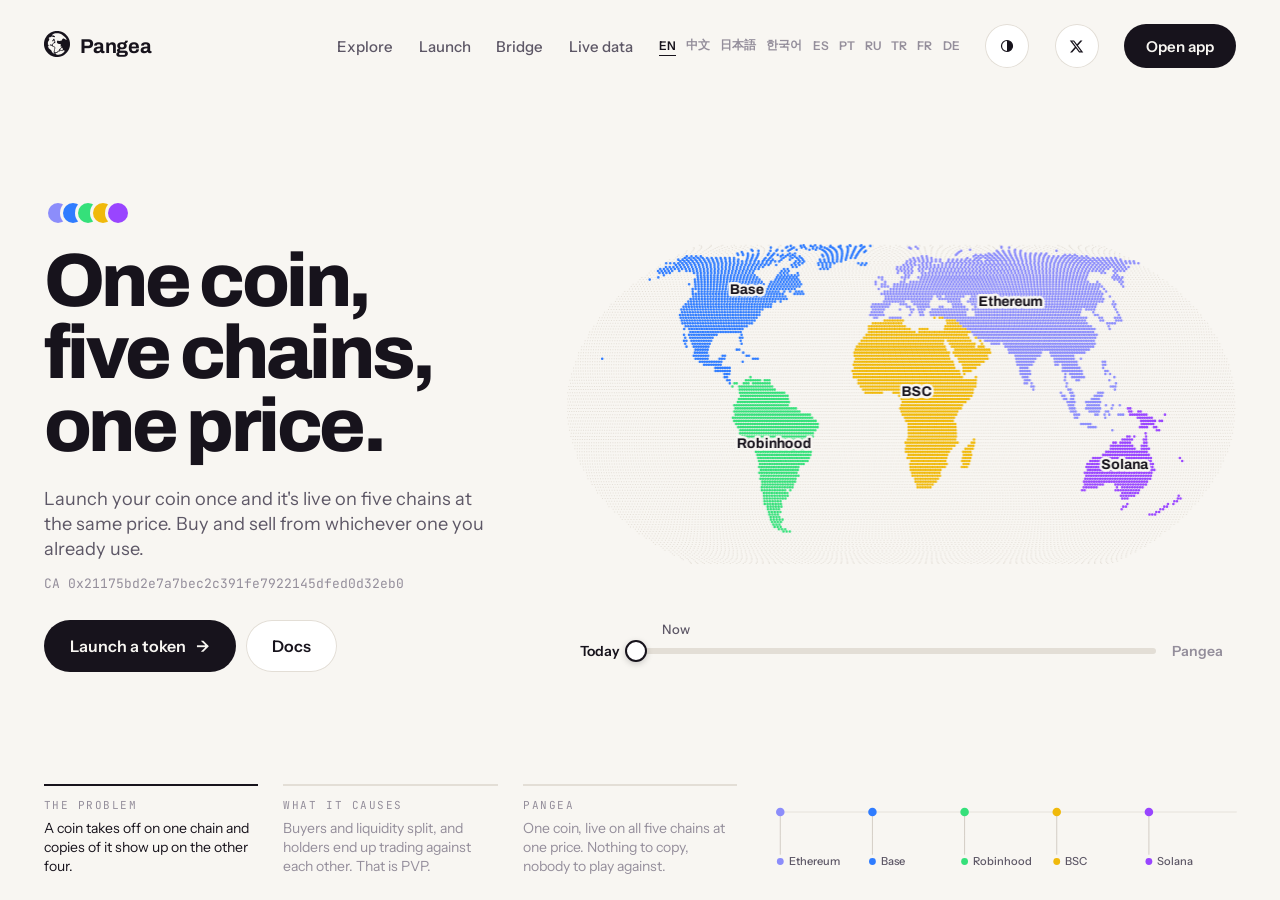
<file: index.html>
<!DOCTYPE html>
<html lang="en" data-theme="auto">
<head>
  <meta charset="utf-8">
  <meta name="viewport" content="width=device-width, initial-scale=1">
  <title>Pangea: one coin, five chains, one price</title>
  <meta name="description" content="Launch a coin once and it is live on Ethereum, Base, Robinhood Chain, BSC and Solana at the same price. Buy and sell from the chain you already use.">
  <link rel="icon" href="logo.jpg">
  <link rel="preconnect" href="https://fonts.googleapis.com">
  <link rel="preconnect" href="https://fonts.gstatic.com" crossorigin>
  <link href="https://fonts.googleapis.com/css2?family=Archivo:wdth,wght@75..125,500..800&family=Instrument+Sans:wght@400..600&family=JetBrains+Mono:wght@400;500&display=swap" rel="stylesheet">
  <link rel="stylesheet" href="css/site.css">
  <script>
    (function () {
      try {
        var t = localStorage.getItem("pangea.theme");
        var c = t === "light" || t === "dark" ? t : null;
        var d = document.documentElement;
        d.dataset.theme = c || "auto";
        if ((c || (matchMedia("(prefers-color-scheme: dark)").matches ? "dark" : "light")) === "dark") d.classList.add("dark");
      } catch (e) {}
    })();
  </script>
</head>
<body>
  <div class="kn-hero" data-theme="auto" style="--t:0%">
    <header class="kn-bar">
      <a class="kn-brand" href="index.html"><span data-mark="26"></span><span>Pangea</span></a>
      <nav class="kn-nav">
        <a href="app/explore.html">Explore</a>
        <a href="app/launch.html">Launch</a>
        <a href="app/bridge.html">Bridge</a>
        <a href="app/live.html">Live data</a>
      </nav>
      <nav class="kn-langs" aria-label="Language">
        <button type="button" lang="en" title="English" aria-label="English" data-on="1">EN</button>
        <button type="button" lang="zh" title="中文" aria-label="中文" data-on="0">中文</button>
        <button type="button" lang="ja" title="日本語" aria-label="日本語" data-on="0">日本語</button>
        <button type="button" lang="ko" title="한국어" aria-label="한국어" data-on="0">한국어</button>
        <button type="button" lang="es" title="Español" aria-label="Español" data-on="0">ES</button>
        <button type="button" lang="pt" title="Português" aria-label="Português" data-on="0">PT</button>
        <button type="button" lang="ru" title="Русский" aria-label="Русский" data-on="0">RU</button>
        <button type="button" lang="tr" title="Türkçe" aria-label="Türkçe" data-on="0">TR</button>
        <button type="button" lang="fr" title="Français" aria-label="Français" data-on="0">FR</button>
        <button type="button" lang="de" title="Deutsch" aria-label="Deutsch" data-on="0">DE</button>
      </nav>
      <span class="kn-pick">
        <select aria-label="Language">
          <option value="en">English</option>
          <option value="zh">中文</option>
          <option value="ja">日本語</option>
          <option value="ko">한국어</option>
          <option value="es">Español</option>
          <option value="pt">Português</option>
          <option value="ru">Русский</option>
          <option value="tr">Türkçe</option>
          <option value="fr">Français</option>
          <option value="de">Deutsch</option>
        </select>
        <span aria-hidden="true">▾</span>
      </span>
      <button type="button" class="kn-round" aria-label="Switch between light and dark">
        <svg viewBox="0 0 24 24" width="16" height="16" aria-hidden="true"><circle cx="12" cy="12" r="8.25" fill="none" stroke="currentColor" stroke-width="1.8"></circle><path d="M12 3.75a8.25 8.25 0 0 1 0 16.5z" fill="currentColor"></path></svg>
      </button>
      <a class="kn-x" href="https://x.com/pangea_Eth" target="_blank" rel="noreferrer" aria-label="Pangea on X">
        <svg viewBox="0 0 24 24" width="15" height="15" aria-hidden="true"><path fill="currentColor" d="M18.244 2.25h3.308l-7.227 8.26 8.502 11.24H16.17l-5.214-6.817L4.99 21.75H1.68l7.73-8.835L1.254 2.25H8.08l4.713 6.231zm-1.161 17.52h1.833L7.084 4.126H5.117z"></path></svg>
      </a>
      <a class="kn-pill" data-open href="app/explore.html">Open app</a>
    </header>
    <div class="kn-stage">
      <main class="kn-say">
        <div class="kn-five" aria-hidden="true">
          <i style="background:#8C8DFB"></i>
          <i style="background:#2F7CFF"></i>
          <i style="background:#35E07A"></i>
          <i style="background:#F0B90B"></i>
          <i style="background:#9945FF"></i>
        </div>
        <h1 class="kn-claim"><span>One coin, </span><span>five chains, </span><span>one price.</span></h1>
        <p class="kn-lede">Launch your coin once and it's live on five chains at the same price. Buy and sell from whichever one you already use.</p>
        <p class="kn-ca">CA <span data-ca>0x21175bd2e7a7bec2c391fe7922145dfed0d32eb0</span></p>
        <div class="kn-cta">
          <a class="kn-pill" data-launch href="app/launch.html">Launch a token <span aria-hidden="true">→</span></a>
          <a class="kn-ghost" href="app/docs.html">Docs</a>
          <a class="kn-x kn-x-low" href="https://x.com/pangea_Eth" target="_blank" rel="noreferrer" aria-label="Pangea on X">
            <svg viewBox="0 0 24 24" width="15" height="15" aria-hidden="true"><path fill="currentColor" d="M18.244 2.25h3.308l-7.227 8.26 8.502 11.24H16.17l-5.214-6.817L4.99 21.75H1.68l7.73-8.835L1.254 2.25H8.08l4.713 6.231zm-1.161 17.52h1.833L7.084 4.126H5.117z"></path></svg>
          </a>
        </div>
      </main>
      <section class="kn-world" aria-label="Pangea">
        <canvas class="kn-canvas"></canvas>
        <div class="kn-time">
          <span data-today data-on="1">Today</span>
          <div class="kn-track" role="slider" tabindex="0" aria-orientation="horizontal" aria-label="Today, Pangea" aria-valuemin="0" aria-valuemax="250" aria-valuenow="0" aria-valuetext="Now">
            <div class="kn-rail"></div>
            <div class="kn-fill"></div>
            <div class="kn-knob"></div>
            <div class="kn-when" aria-hidden="true">Now</div>
          </div>
          <span data-future data-on="0">Pangea</span>
        </div>
      </section>
    </div>
    <footer class="kn-foot">
      <ol class="kn-steps">
        <li data-on="1"><button type="button" aria-current="step"><span class="kn-tag">The problem</span>A coin takes off on one chain and copies of it show up on the other four.</button></li>
        <li data-on="0"><button type="button"><span class="kn-tag">What it causes</span>Buyers and liquidity split, and holders end up trading against each other. That is PVP.</button></li>
        <li data-on="0"><button type="button"><span class="kn-tag">Pangea</span>One coin, live on all five chains at one price. Nothing to copy, nobody to play against.</button></li>
      </ol>
      <svg class="kn-legend" viewBox="0 0 540 110" data-hover="-1">
        <line class="kn-legend-rail" x1="0" y1="34" x2="540" y2="34"></line>
        <circle class="kn-legend-ring" cx="270" cy="34" r="11" opacity="0"></circle>
        <g data-chain="eth" opacity="1"><rect x="-4" y="0" width="108" height="110" fill="transparent"></rect><polyline class="kn-legend-lead" points="5,84 5,62 5,34"></polyline><circle data-head cx="5" cy="34" r="5" fill="#8C8DFB"></circle><circle cx="5" cy="92" r="4" fill="#8C8DFB"></circle><text x="15" y="96.5">Ethereum</text></g>
        <g data-chain="base" opacity="1"><rect x="104" y="0" width="108" height="110" fill="transparent"></rect><polyline class="kn-legend-lead" points="113,84 113,62 113,34"></polyline><circle data-head cx="113" cy="34" r="5" fill="#2F7CFF"></circle><circle cx="113" cy="92" r="4" fill="#2F7CFF"></circle><text x="123" y="96.5">Base</text></g>
        <g data-chain="rh" opacity="1"><rect x="212" y="0" width="108" height="110" fill="transparent"></rect><polyline class="kn-legend-lead" points="221,84 221,62 221,34"></polyline><circle data-head cx="221" cy="34" r="5" fill="#35E07A"></circle><circle cx="221" cy="92" r="4" fill="#35E07A"></circle><text x="231" y="96.5">Robinhood</text></g>
        <g data-chain="bsc" opacity="1"><rect x="320" y="0" width="108" height="110" fill="transparent"></rect><polyline class="kn-legend-lead" points="329,84 329,62 329,34"></polyline><circle data-head cx="329" cy="34" r="5" fill="#F0B90B"></circle><circle cx="329" cy="92" r="4" fill="#F0B90B"></circle><text x="339" y="96.5">BSC</text></g>
        <g data-chain="sol" opacity="1"><rect x="428" y="0" width="108" height="110" fill="transparent"></rect><polyline class="kn-legend-lead" points="437,84 437,62 437,34"></polyline><circle data-head cx="437" cy="34" r="5" fill="#9945FF"></circle><circle cx="437" cy="92" r="4" fill="#9945FF"></circle><text x="447" y="96.5">Solana</text></g>
        <g data-one opacity="0" pointer-events="none"><circle class="kn-legend-one" cx="270" cy="34" r="5.5"></circle><text class="kn-one" x="270" y="14" text-anchor="middle">PANGEA</text></g>
      </svg>
    </footer>
  </div>
  <script src="js/mark.js"></script>
  <script src="js/map.js"></script>
  <script src="js/home.js"></script>
  <script src="js/marks.js"></script>
</body>
</html>
</file>
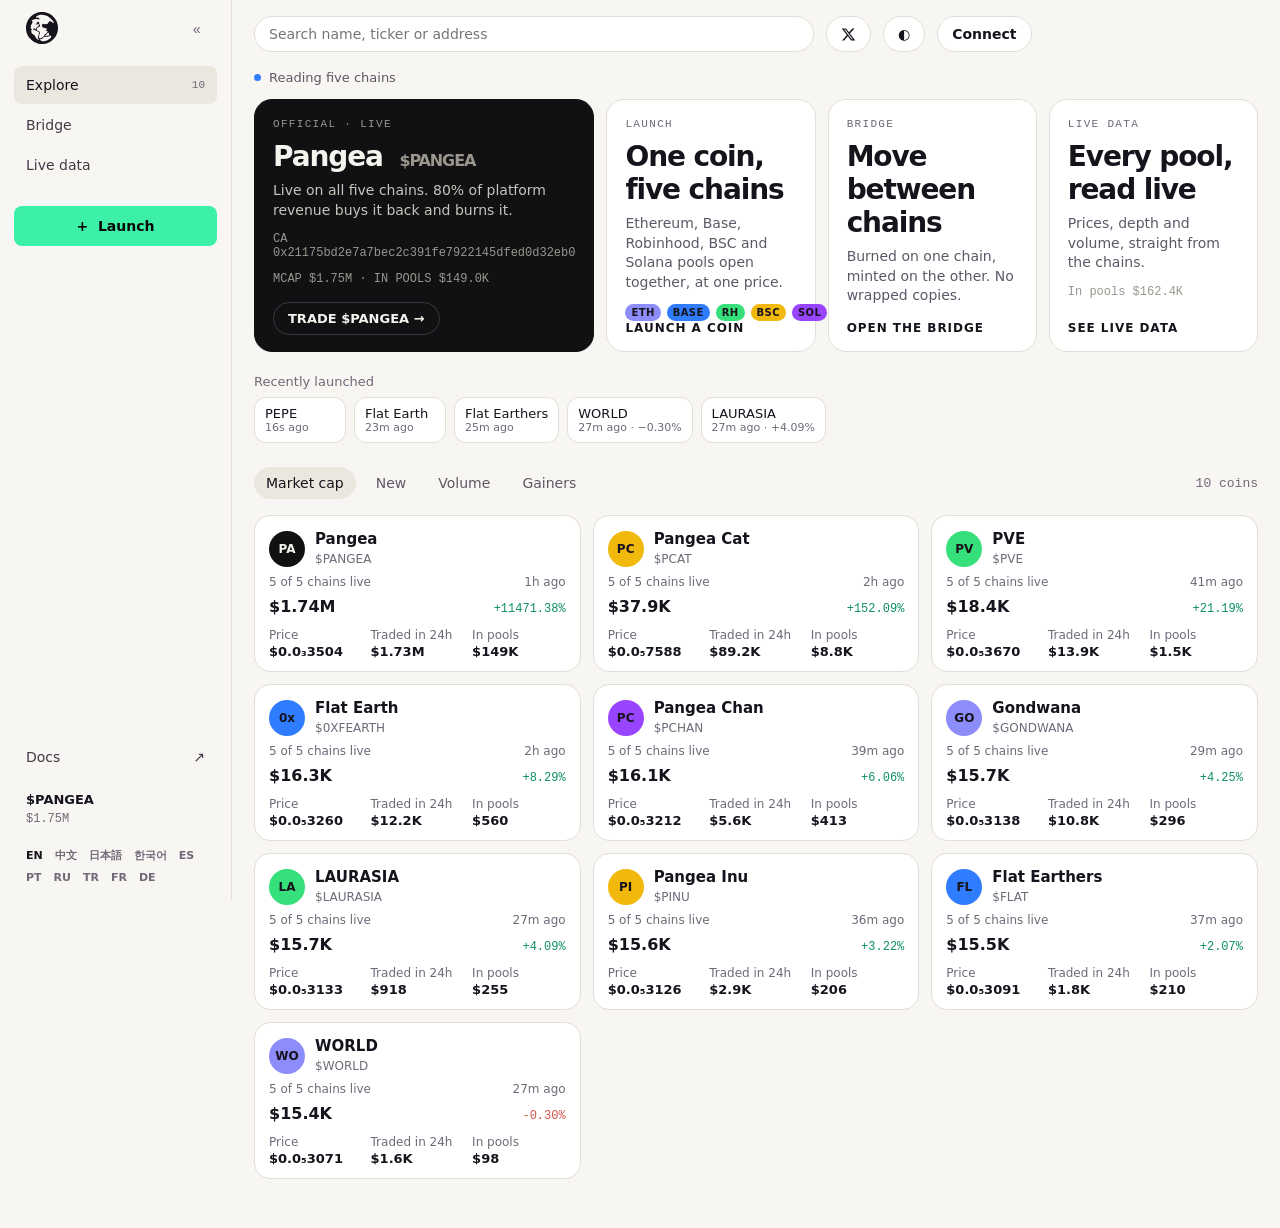
<file: app/index.html>
<!DOCTYPE html>
<html lang="en">
<head>
  <meta charset="utf-8">
  <meta http-equiv="refresh" content="0; url=explore.html">
  <title>Pangea</title>
  <link rel="canonical" href="explore.html">
</head>
<body>
  <p><a href="explore.html">Open the app</a></p>
</body>
</html>
</file>
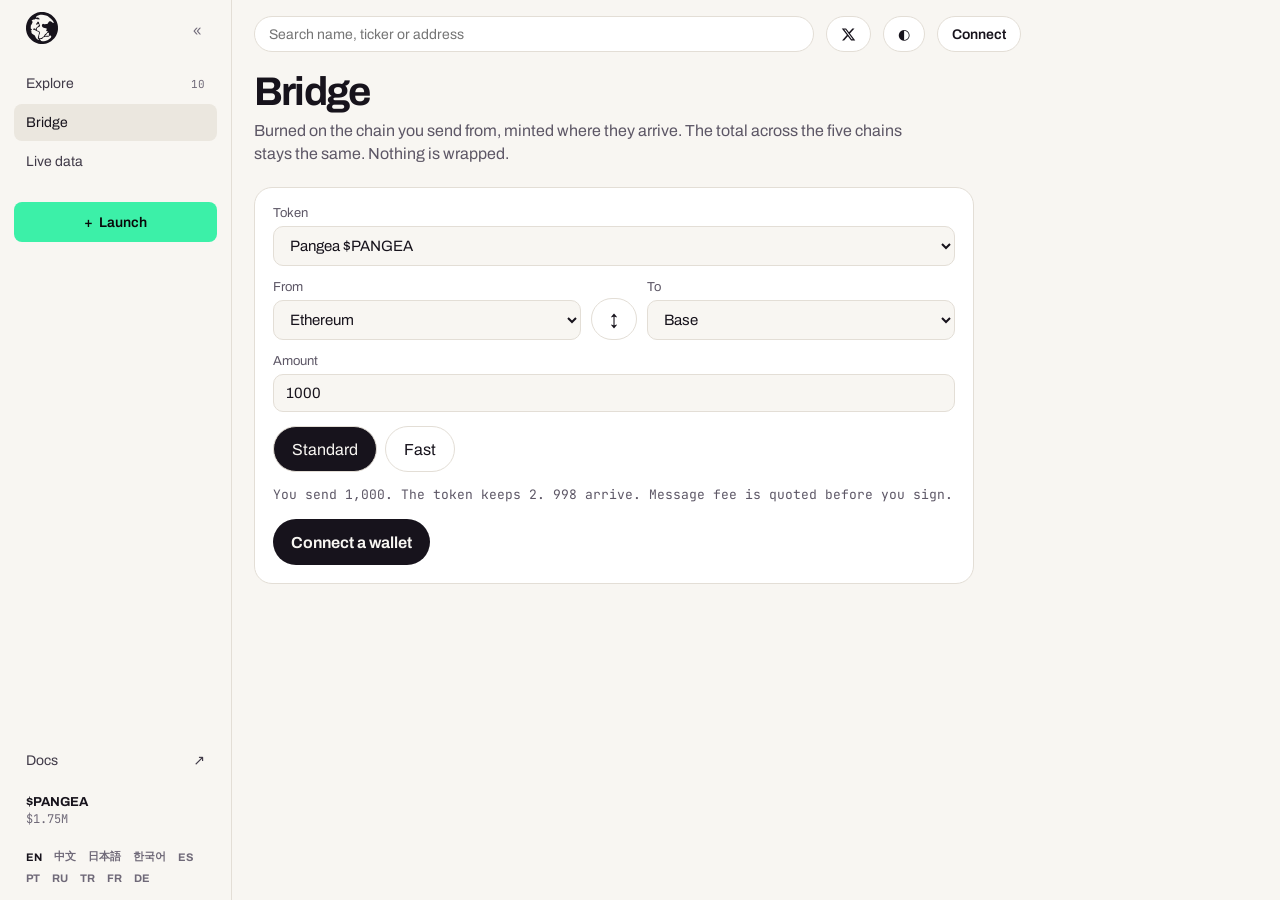
<file: app/bridge.html>
<!DOCTYPE html>
<html lang="en" data-theme="auto">
<head>
  <meta charset="utf-8">
  <meta name="viewport" content="width=device-width, initial-scale=1">
  <title>Bridge · Pangea</title>
  <link rel="icon" href="../logo.jpg">
  <link rel="preconnect" href="https://fonts.googleapis.com">
  <link rel="preconnect" href="https://fonts.gstatic.com" crossorigin>
  <link href="https://fonts.googleapis.com/css2?family=Archivo:wdth,wght@75..125,500..800&family=Instrument+Sans:wght@400..600&family=JetBrains+Mono:wght@400;500&display=swap" rel="stylesheet">
  <link rel="stylesheet" href="../css/site.css">
  <script src="../js/theme.js"></script>
</head>
<body>
  <div class="app" data-page="bridge">
    <aside class="app-side"></aside>
    <main class="app-main">
      <div class="app-top"></div>
      <h1 class="page-title">Bridge</h1>
      <p class="page-lede">Burned on the chain you send from, minted where they arrive. The total across the five chains stays the same. Nothing is wrapped.</p>
      <form class="panel" id="bridge-form">
        <label class="field">Token
          <select id="token"></select>
        </label>
        <div class="swap">
          <label class="field">From
            <select id="from">
              <option>Ethereum</option><option>Base</option><option>Robinhood Chain</option><option>BSC</option><option>Solana</option>
            </select>
          </label>
          <button type="button" class="ghost" id="flip" aria-label="Swap direction" style="height:42px;margin-bottom:14px">↕</button>
          <label class="field">To
            <select id="to">
              <option>Base</option><option>Ethereum</option><option>Robinhood Chain</option><option>BSC</option><option>Solana</option>
            </select>
          </label>
        </div>
        <label class="field">Amount<input id="amount" inputmode="decimal" value="1000"></label>
        <div class="choice">
          <button type="button" class="ghost" data-lane="standard" aria-pressed="true">Standard</button>
          <button type="button" class="ghost" data-lane="fast" aria-pressed="false">Fast</button>
        </div>
        <p class="quote" id="breakdown">You send 1,000. The token keeps 2. 998 arrive. Message fee is quoted before you sign.</p>
        <button class="primary" type="button" data-connect>Connect a wallet</button>
      </form>
    </main>
  </div>
  <script src="../js/mark.js"></script>
  <script src="../js/coins.js"></script>
  <script src="../js/shell.js"></script>
  <script>
    const token = document.getElementById("token");
    window.PANGEA_COINS.forEach((coin) => {
      const option = document.createElement("option");
      option.value = coin.id;
      option.textContent = coin.name + " $" + coin.symbol;
      token.append(option);
    });
    const params = new URLSearchParams(location.search);
    if (params.get("token")) token.value = params.get("token");
    const from = document.getElementById("from");
    const to = document.getElementById("to");
    document.getElementById("flip").addEventListener("click", () => {
      const next = from.value;
      from.value = to.value;
      to.value = next;
    });
    let lane = "standard";
    document.querySelectorAll("[data-lane]").forEach((button) => {
      button.addEventListener("click", () => {
        lane = button.dataset.lane;
        document.querySelectorAll("[data-lane]").forEach((item) => item.setAttribute("aria-pressed", item === button ? "true" : "false"));
        paint();
      });
    });
    const amount = document.getElementById("amount");
    const breakdown = document.getElementById("breakdown");
    function paint() {
      const n = Number(amount.value) || 0;
      const fee = n * 0.002;
      const extra = lane === "fast" ? " Fast adds the lane’s own 0.2% when a relayer is quoting." : " Standard arrives in about 4 to 16 seconds.";
      breakdown.textContent = "You send " + n.toLocaleString() + ". The token keeps " + fee.toLocaleString() + ". " + (n - fee).toLocaleString() + " arrive." + extra;
    }
    amount.addEventListener("input", paint);
  </script>
</body>
</html>
</file>
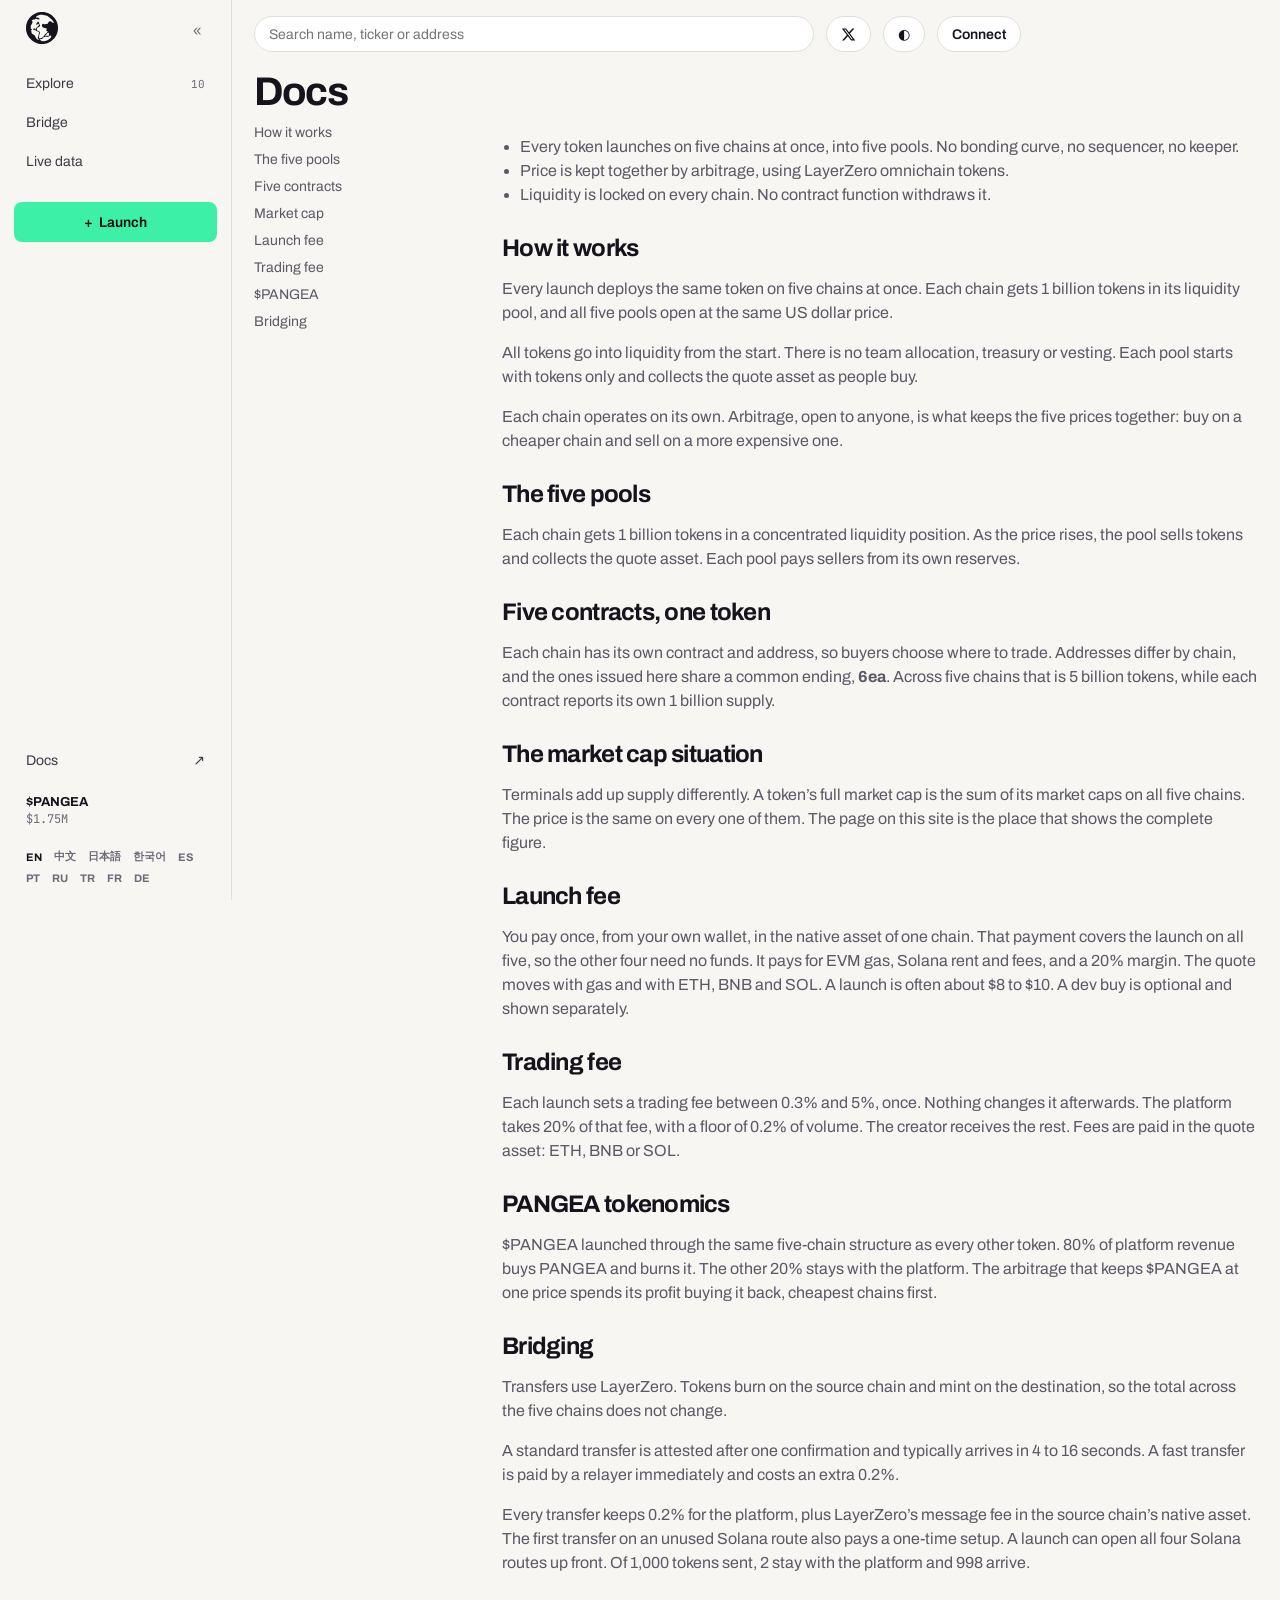
<file: app/docs.html>
<!DOCTYPE html>
<html lang="en" data-theme="auto">
<head>
  <meta charset="utf-8">
  <meta name="viewport" content="width=device-width, initial-scale=1">
  <title>Docs · Pangea</title>
  <link rel="icon" href="../logo.jpg">
  <link rel="preconnect" href="https://fonts.googleapis.com">
  <link rel="preconnect" href="https://fonts.gstatic.com" crossorigin>
  <link href="https://fonts.googleapis.com/css2?family=Archivo:wdth,wght@75..125,500..800&family=Instrument+Sans:wght@400..600&family=JetBrains+Mono:wght@400;500&display=swap" rel="stylesheet">
  <link rel="stylesheet" href="../css/site.css">
  <script src="../js/theme.js"></script>
</head>
<body>
  <div class="app" data-page="docs">
    <aside class="app-side"></aside>
    <main class="app-main">
      <div class="app-top"></div>
      <h1 class="page-title">Docs</h1>
      <div class="docs">
        <nav aria-label="Contents">
          <a href="#how">How it works</a>
          <a href="#pools">The five pools</a>
          <a href="#contracts">Five contracts</a>
          <a href="#mcap">Market cap</a>
          <a href="#fee">Launch fee</a>
          <a href="#trade">Trading fee</a>
          <a href="#tokenomics">$PANGEA</a>
          <a href="#bridge">Bridging</a>
        </nav>
        <article>
          <ul>
            <li>Every token launches on five chains at once, into five pools. No bonding curve, no sequencer, no keeper.</li>
            <li>Price is kept together by arbitrage, using LayerZero omnichain tokens.</li>
            <li>Liquidity is locked on every chain. No contract function withdraws it.</li>
          </ul>
          <h2 id="how">How it works</h2>
          <p>Every launch deploys the same token on five chains at once. Each chain gets 1 billion tokens in its liquidity pool, and all five pools open at the same US dollar price.</p>
          <p>All tokens go into liquidity from the start. There is no team allocation, treasury or vesting. Each pool starts with tokens only and collects the quote asset as people buy.</p>
          <p>Each chain operates on its own. Arbitrage, open to anyone, is what keeps the five prices together: buy on a cheaper chain and sell on a more expensive one.</p>
          <h2 id="pools">The five pools</h2>
          <p>Each chain gets 1 billion tokens in a concentrated liquidity position. As the price rises, the pool sells tokens and collects the quote asset. Each pool pays sellers from its own reserves.</p>
          <h2 id="contracts">Five contracts, one token</h2>
          <p>Each chain has its own contract and address, so buyers choose where to trade. Addresses differ by chain, and the ones issued here share a common ending, <b>6ea</b>. Across five chains that is 5 billion tokens, while each contract reports its own 1 billion supply.</p>
          <h2 id="mcap">The market cap situation</h2>
          <p>Terminals add up supply differently. A token’s full market cap is the sum of its market caps on all five chains. The price is the same on every one of them. The page on this site is the place that shows the complete figure.</p>
          <h2 id="fee">Launch fee</h2>
          <p>You pay once, from your own wallet, in the native asset of one chain. That payment covers the launch on all five, so the other four need no funds. It pays for EVM gas, Solana rent and fees, and a 20% margin. The quote moves with gas and with ETH, BNB and SOL. A launch is often about $8 to $10. A dev buy is optional and shown separately.</p>
          <h2 id="trade">Trading fee</h2>
          <p>Each launch sets a trading fee between 0.3% and 5%, once. Nothing changes it afterwards. The platform takes 20% of that fee, with a floor of 0.2% of volume. The creator receives the rest. Fees are paid in the quote asset: ETH, BNB or SOL.</p>
          <h2 id="tokenomics">PANGEA tokenomics</h2>
          <p>$PANGEA launched through the same five-chain structure as every other token. 80% of platform revenue buys PANGEA and burns it. The other 20% stays with the platform. The arbitrage that keeps $PANGEA at one price spends its profit buying it back, cheapest chains first.</p>
          <h2 id="bridge">Bridging</h2>
          <p>Transfers use LayerZero. Tokens burn on the source chain and mint on the destination, so the total across the five chains does not change.</p>
          <p>A standard transfer is attested after one confirmation and typically arrives in 4 to 16 seconds. A fast transfer is paid by a relayer immediately and costs an extra 0.2%.</p>
          <p>Every transfer keeps 0.2% for the platform, plus LayerZero’s message fee in the source chain’s native asset. The first transfer on an unused Solana route also pays a one-time setup. A launch can open all four Solana routes up front. Of 1,000 tokens sent, 2 stay with the platform and 998 arrive.</p>
        </article>
      </div>
    </main>
  </div>
  <script src="../js/mark.js"></script>
  <script src="../js/coins.js"></script>
  <script src="../js/shell.js"></script>
</body>
</html>
</file>
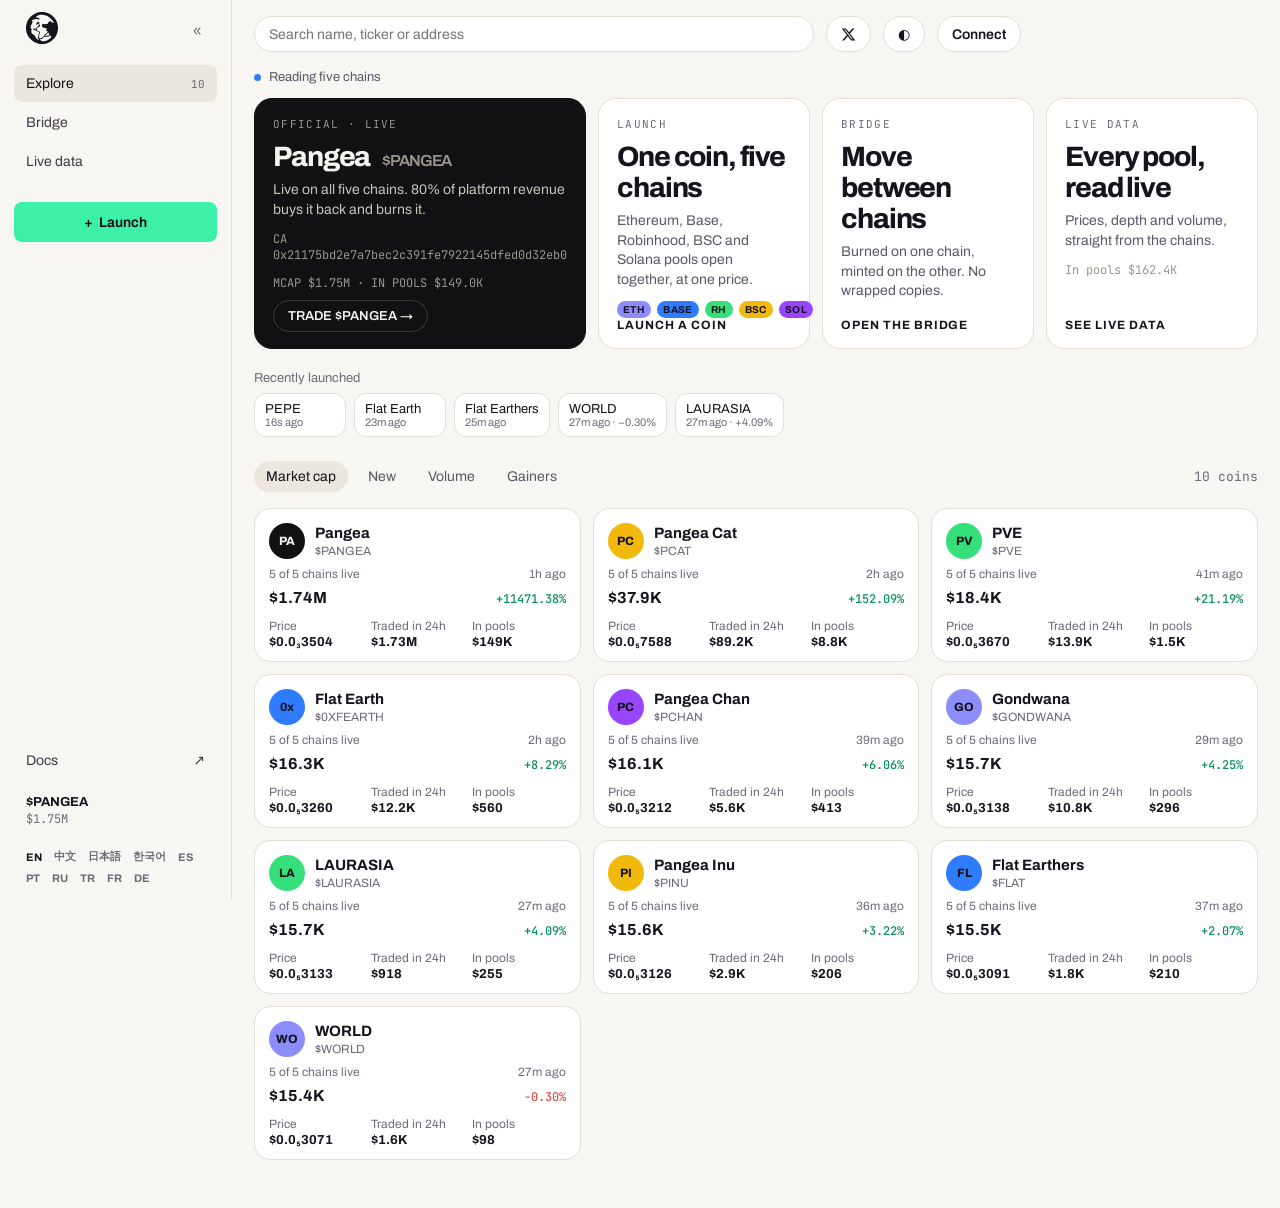
<file: app/explore.html>
<!DOCTYPE html>
<html lang="en" data-theme="auto">
<head>
  <meta charset="utf-8">
  <meta name="viewport" content="width=device-width, initial-scale=1">
  <title>Explore coins · Pangea</title>
  <link rel="icon" href="../logo.jpg">
  <link rel="preconnect" href="https://fonts.googleapis.com">
  <link rel="preconnect" href="https://fonts.gstatic.com" crossorigin>
  <link href="https://fonts.googleapis.com/css2?family=Archivo:wdth,wght@75..125,500..800&family=Instrument+Sans:wght@400..600&family=JetBrains+Mono:wght@400;500&display=swap" rel="stylesheet">
  <link rel="stylesheet" href="../css/site.css">
  <script src="../js/theme.js"></script>
</head>
<body>
  <div class="app" data-page="explore">
    <aside class="app-side"></aside>
    <main class="app-main">
      <div class="app-top"></div>
      <p class="live-note"><i></i> Reading five chains</p>
      <div class="feature-row">
        <a class="feature official" href="token.html?id=pangea">
          <div class="kicker">OFFICIAL · LIVE</div>
          <h2>Pangea <em>$PANGEA</em></h2>
          <p>Live on all five chains. 80% of platform revenue buys it back and burns it.</p>
          <div class="meta">CA 0x21175bd2e7a7bec2c391fe7922145dfed0d32eb0</div>
          <div class="meta">MCAP $1.75M · IN POOLS $149.0K</div>
          <span class="pill-link">TRADE $PANGEA →</span>
        </a>
        <a class="feature" href="launch.html">
          <div class="kicker">LAUNCH</div>
          <h2>One coin, five chains</h2>
          <p>Ethereum, Base, Robinhood, BSC and Solana pools open together, at one price.</p>
          <div class="chain-pips"><b style="background:#8C8DFB">ETH</b><b style="background:#2F7CFF">BASE</b><b style="background:#35E07A">RH</b><b style="background:#F0B90B">BSC</b><b style="background:#9945FF">SOL</b></div>
          <div class="go">LAUNCH A COIN</div>
        </a>
        <a class="feature" href="bridge.html">
          <div class="kicker">BRIDGE</div>
          <h2>Move between chains</h2>
          <p>Burned on one chain, minted on the other. No wrapped copies.</p>
          <div class="go">OPEN THE BRIDGE</div>
        </a>
        <a class="feature" href="live.html">
          <div class="kicker">LIVE DATA</div>
          <h2>Every pool, read live</h2>
          <p>Prices, depth and volume, straight from the chains.</p>
          <div class="meta">In pools $162.4K</div>
          <div class="go">SEE LIVE DATA</div>
        </a>
      </div>
      <p class="recent">Recently launched</p>
      <div class="recent-row">
        <a href="token.html?id=pinu">PEPE<span>16s ago</span></a>
        <a href="token.html?id=earth">Flat Earth<span>23m ago</span></a>
        <a href="token.html?id=flat">Flat Earthers<span>25m ago</span></a>
        <a href="token.html?id=world">WORLD<span>27m ago · −0.30%</span></a>
        <a href="token.html?id=laurasia">LAURASIA<span>27m ago · +4.09%</span></a>
      </div>
      <div class="filters">
        <button type="button" data-sort="mcap" aria-pressed="true">Market cap</button>
        <button type="button" data-sort="new" aria-pressed="false">New</button>
        <button type="button" data-sort="vol" aria-pressed="false">Volume</button>
        <button type="button" data-sort="gain" aria-pressed="false">Gainers</button>
        <span class="count" data-count>10 coins</span>
      </div>
      <div class="coin-grid" data-coins></div>
    </main>
  </div>
  <script src="../js/mark.js"></script>
  <script src="../js/coins.js"></script>
  <script src="../js/shell.js"></script>
  <script src="../js/explore.js"></script>
</body>
</html>
</file>
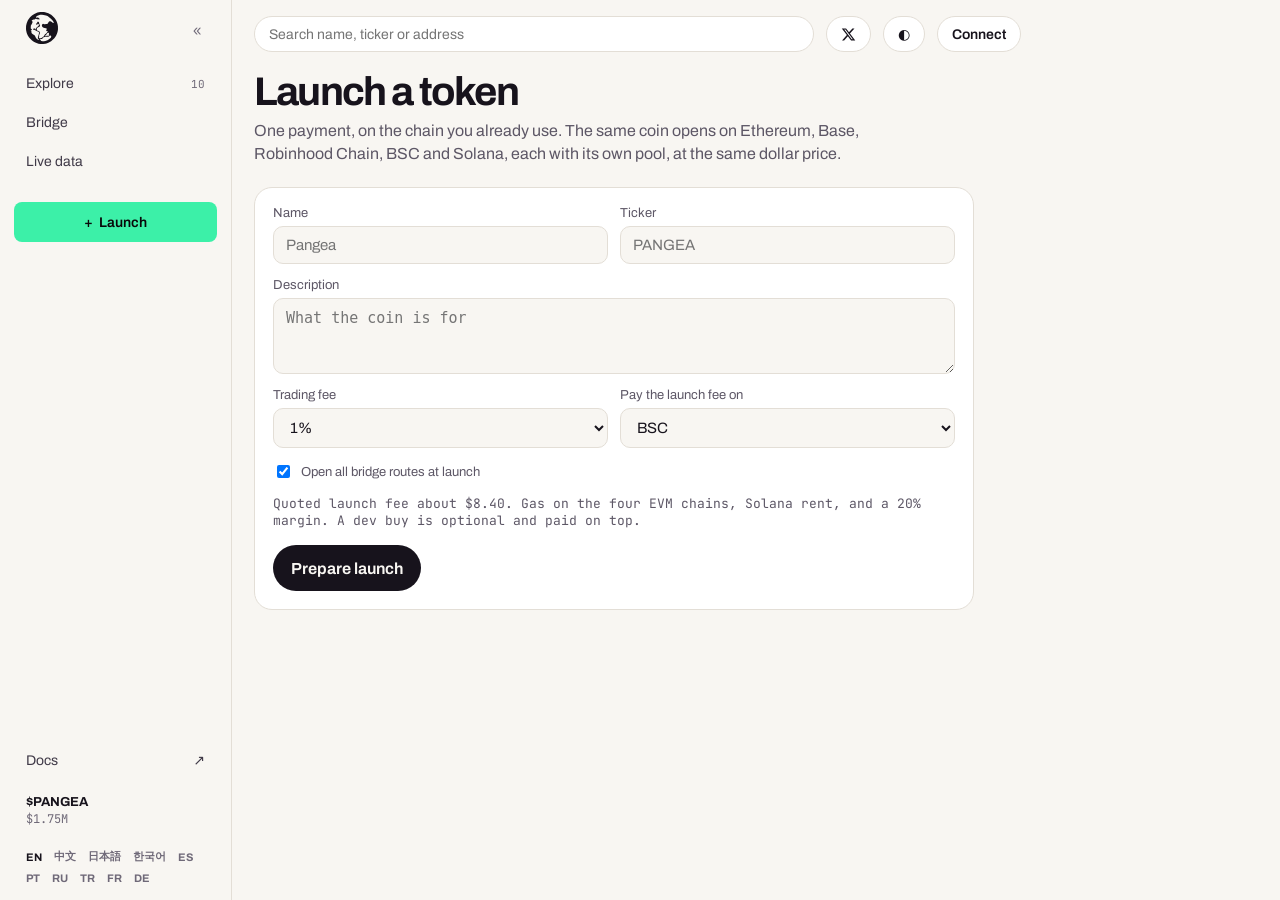
<file: app/launch.html>
<!DOCTYPE html>
<html lang="en" data-theme="auto">
<head>
  <meta charset="utf-8">
  <meta name="viewport" content="width=device-width, initial-scale=1">
  <title>Launch a token · Pangea</title>
  <link rel="icon" href="../logo.jpg">
  <link rel="preconnect" href="https://fonts.googleapis.com">
  <link rel="preconnect" href="https://fonts.gstatic.com" crossorigin>
  <link href="https://fonts.googleapis.com/css2?family=Archivo:wdth,wght@75..125,500..800&family=Instrument+Sans:wght@400..600&family=JetBrains+Mono:wght@400;500&display=swap" rel="stylesheet">
  <link rel="stylesheet" href="../css/site.css">
  <script src="../js/theme.js"></script>
</head>
<body>
  <div class="app" data-page="launch">
    <aside class="app-side"></aside>
    <main class="app-main">
      <div class="app-top"></div>
      <h1 class="page-title">Launch a token</h1>
      <p class="page-lede">One payment, on the chain you already use. The same coin opens on Ethereum, Base, Robinhood Chain, BSC and Solana, each with its own pool, at the same dollar price.</p>
      <form class="panel" id="launch-form">
        <div class="row-2">
          <label class="field">Name<input name="name" required placeholder="Pangea"></label>
          <label class="field">Ticker<input name="ticker" required placeholder="PANGEA" maxlength="12"></label>
        </div>
        <label class="field">Description<textarea name="about" rows="3" placeholder="What the coin is for"></textarea></label>
        <div class="row-2">
          <label class="field">Trading fee
            <select name="fee">
              <option>0.3%</option>
              <option selected>1%</option>
              <option>2%</option>
              <option>5%</option>
            </select>
          </label>
          <label class="field">Pay the launch fee on
            <select name="pay">
              <option>Ethereum</option>
              <option>Base</option>
              <option>Robinhood Chain</option>
              <option selected>BSC</option>
              <option>Solana</option>
            </select>
          </label>
        </div>
        <label class="field" style="flex-direction:row;align-items:center;gap:8px"><input type="checkbox" checked> Open all bridge routes at launch</label>
        <p class="quote">Quoted launch fee about $8.40. Gas on the four EVM chains, Solana rent, and a 20% margin. A dev buy is optional and paid on top.</p>
        <button class="primary" type="submit">Prepare launch</button>
      </form>
    </main>
  </div>
  <script src="../js/mark.js"></script>
  <script src="../js/coins.js"></script>
  <script src="../js/shell.js"></script>
  <script>
    document.getElementById("launch-form").addEventListener("submit", (event) => {
      event.preventDefault();
      const toast = document.createElement("div");
      toast.className = "toast";
      toast.textContent = "Preview only. Nothing was deployed.";
      document.body.append(toast);
      setTimeout(() => toast.remove(), 2400);
    });
  </script>
</body>
</html>
</file>
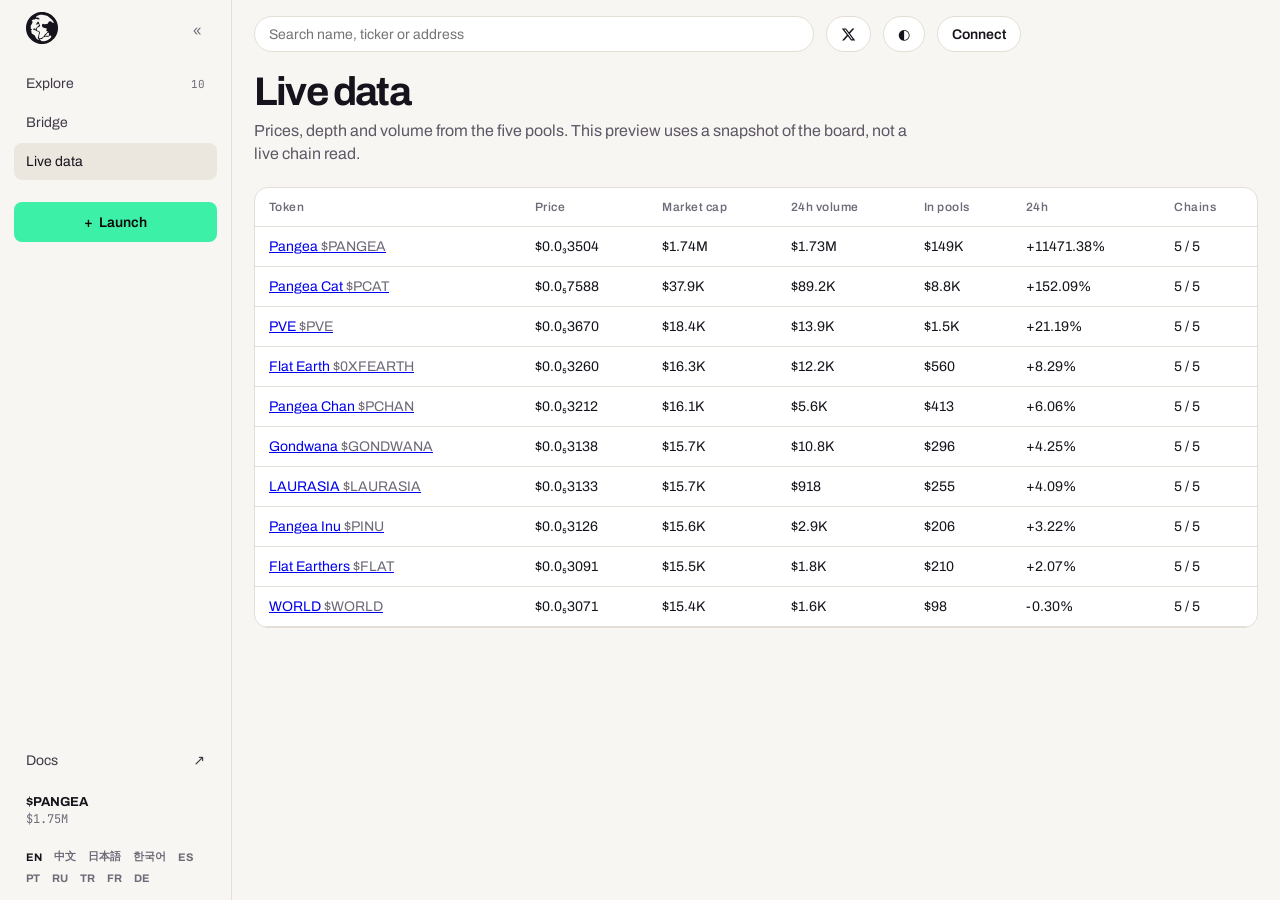
<file: app/live.html>
<!DOCTYPE html>
<html lang="en" data-theme="auto">
<head>
  <meta charset="utf-8">
  <meta name="viewport" content="width=device-width, initial-scale=1">
  <title>Live data · Pangea</title>
  <link rel="icon" href="../logo.jpg">
  <link rel="preconnect" href="https://fonts.googleapis.com">
  <link rel="preconnect" href="https://fonts.gstatic.com" crossorigin>
  <link href="https://fonts.googleapis.com/css2?family=Archivo:wdth,wght@75..125,500..800&family=Instrument+Sans:wght@400..600&family=JetBrains+Mono:wght@400;500&display=swap" rel="stylesheet">
  <link rel="stylesheet" href="../css/site.css">
  <script src="../js/theme.js"></script>
</head>
<body>
  <div class="app" data-page="live">
    <aside class="app-side"></aside>
    <main class="app-main">
      <div class="app-top"></div>
      <h1 class="page-title">Live data</h1>
      <p class="page-lede">Prices, depth and volume from the five pools. This preview uses a snapshot of the board, not a live chain read.</p>
      <div class="table-wrap">
        <table>
          <thead>
            <tr><th>Token</th><th>Price</th><th>Market cap</th><th>24h volume</th><th>In pools</th><th>24h</th><th>Chains</th></tr>
          </thead>
          <tbody id="rows"></tbody>
        </table>
      </div>
    </main>
  </div>
  <script src="../js/mark.js"></script>
  <script src="../js/coins.js"></script>
  <script src="../js/shell.js"></script>
  <script>
    const body = document.getElementById("rows");
    window.PANGEA_COINS.forEach((coin) => {
      const sign = coin.chg > 0 ? "+" : "";
      const tr = document.createElement("tr");
      tr.innerHTML = `<td><a href="token.html?id=${coin.id}">${coin.name} <span style="color:var(--dim)">$${coin.symbol}</span></a></td><td>${coin.price}</td><td>${window.pangeaMoney(coin.mcap)}</td><td>${window.pangeaMoney(coin.vol)}</td><td>${window.pangeaMoney(coin.pools)}</td><td>${sign}${coin.chg.toFixed(2)}%</td><td>${coin.chains} / 5</td>`;
      body.append(tr);
    });
  </script>
</body>
</html>
</file>
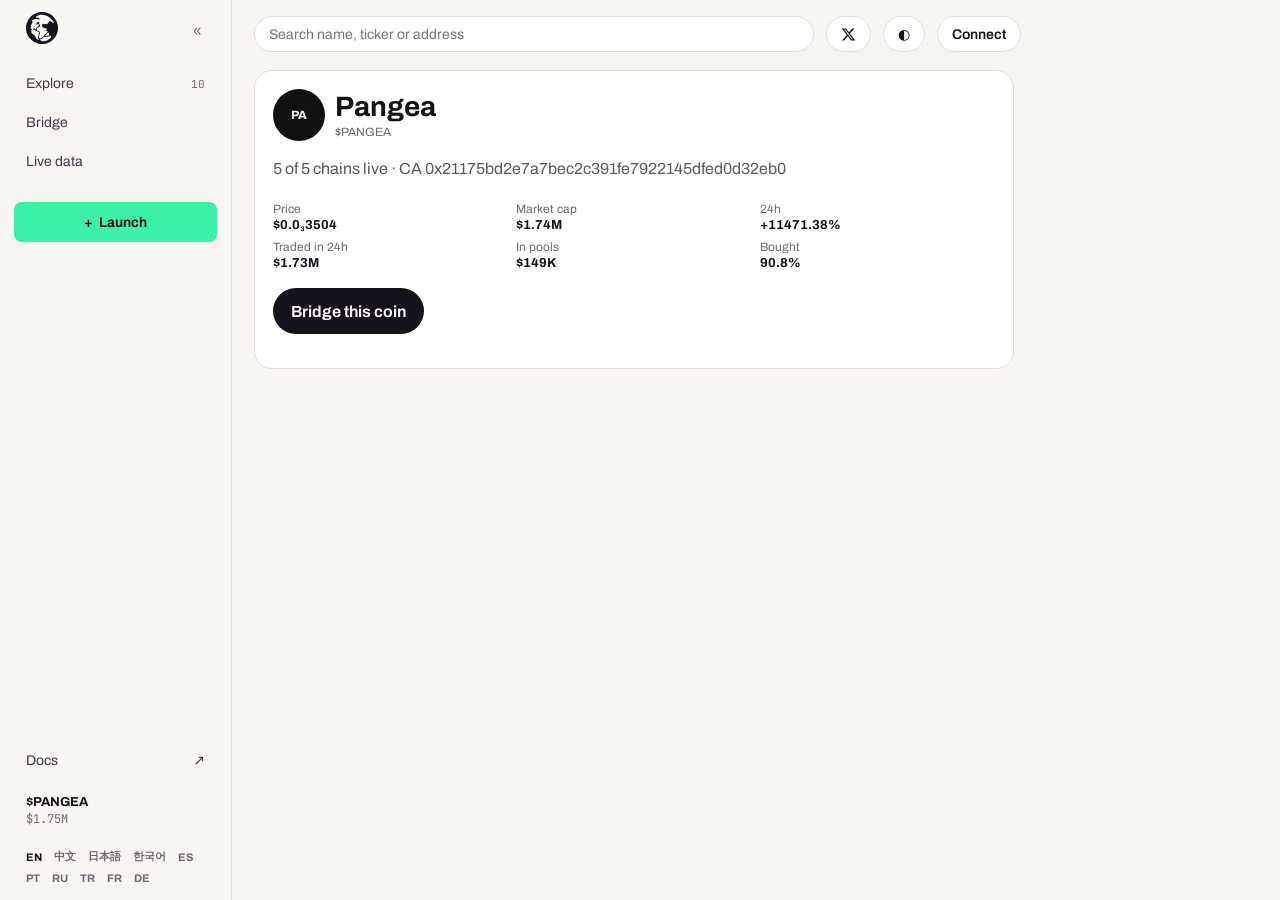
<file: app/token.html>
<!DOCTYPE html>
<html lang="en" data-theme="auto">
<head>
  <meta charset="utf-8">
  <meta name="viewport" content="width=device-width, initial-scale=1">
  <title>Token · Pangea</title>
  <link rel="icon" href="../logo.jpg">
  <link rel="preconnect" href="https://fonts.googleapis.com">
  <link rel="preconnect" href="https://fonts.gstatic.com" crossorigin>
  <link href="https://fonts.googleapis.com/css2?family=Archivo:wdth,wght@75..125,500..800&family=Instrument+Sans:wght@400..600&family=JetBrains+Mono:wght@400;500&display=swap" rel="stylesheet">
  <link rel="stylesheet" href="../css/site.css">
  <script src="../js/theme.js"></script>
</head>
<body>
  <div class="app" data-page="token">
    <aside class="app-side"></aside>
    <main class="app-main">
      <div class="app-top"></div>
      <article class="panel" id="card" style="max-width:760px"></article>
    </main>
  </div>
  <script src="../js/mark.js"></script>
  <script src="../js/coins.js"></script>
  <script src="../js/shell.js"></script>
  <script>
    const id = new URLSearchParams(location.search).get("id") || "pangea";
    const coin = window.PANGEA_COINS.find((item) => item.id === id) || window.PANGEA_COINS[0];
    document.title = coin.name + " · Pangea";
    const sign = coin.chg > 0 ? "+" : "";
    document.getElementById("card").innerHTML = `
      <div class="coin-head">
        <div class="avatar" style="width:52px;height:52px;background:${coin.color};color:${coin.ink || "#17131c"}">${coin.tick}</div>
        <div><strong style="font-size:28px">${coin.name}</strong><em> $${coin.symbol}</em></div>
      </div>
      <p class="page-lede" style="margin-top:16px">${coin.chains} of 5 chains live · CA ${coin.addr}</p>
      <div class="stats">
        <div>Price<b>${coin.price}</b></div>
        <div>Market cap<b>${window.pangeaMoney(coin.mcap)}</b></div>
        <div>24h<b>${sign}${coin.chg.toFixed(2)}%</b></div>
        <div>Traded in 24h<b>${window.pangeaMoney(coin.vol)}</b></div>
        <div>In pools<b>${window.pangeaMoney(coin.pools)}</b></div>
        <div>Bought<b>${coin.bought}%</b></div>
      </div>
      <p style="margin-top:18px"><a class="primary" style="display:inline-flex;align-items:center;text-decoration:none" href="bridge.html?token=${coin.id}">Bridge this coin</a></p>`;
  </script>
</body>
</html>
</file>
<file: css/site.css>
:root {
  --font-archivo: "Archivo", system-ui, sans-serif;
  --font-instrument: "Instrument Sans", system-ui, sans-serif;
  --font-mono-jb: "JetBrains Mono", ui-monospace, monospace;
  --paper: #f8f6f2;
  --card: #fff;
  --ink: #17131c;
  --ink2: #403a48;
  --soft: #5d5766;
  --dim: #6f6978;
  --faint: #948e9b;
  --line: #e3ded6;
  --sunk: #ebe7df;
  --em: #3cf0a8;
  --em-ink: #0b8f5f;
  color-scheme: light;
}

html[data-theme="dark"] {
  --paper: #09090a;
  --card: #15161a;
  --ink: #f5f3ed;
  --ink2: #d8d4cc;
  --soft: #b0ada4;
  --dim: #8a8780;
  --faint: #8a8780;
  --line: #2c2d33;
  --sunk: #1b1c20;
  --em-ink: #3cf0a8;
  color-scheme: dark;
}

@media (prefers-color-scheme: dark) {
  html[data-theme="auto"] {
    --paper: #09090a;
    --card: #15161a;
    --ink: #f5f3ed;
    --ink2: #d8d4cc;
    --soft: #b0ada4;
    --dim: #8a8780;
    --faint: #8a8780;
    --line: #2c2d33;
    --sunk: #1b1c20;
    --em-ink: #3cf0a8;
    color-scheme: dark;
  }
}

* { box-sizing: border-box; }
html, body { margin: 0; min-height: 100%; }
body { background: var(--paper); color: var(--ink); }
button, input, select { font: inherit; color: inherit; }
button { cursor: pointer; }

.kn-hero {
  --paper: #f8f6f2;
  --card: #fff;
  --ink: #17131c;
  --soft: #5d5766;
  --dim: #948e9b;
  --line: #e3ded6;
  --sea: #e3ded6;
  --em: #3cf0a8;
  --em-ink: #0b8f5f;
  --pad-x: clamp(18px, 3.4vw, 64px);
  --mono: var(--font-mono-jb), ui-monospace, monospace;
  --display: var(--font-archivo), system-ui, sans-serif;
  z-index: 1;
  background: var(--paper);
  min-height: 100dvh;
  color: var(--ink);
  font-family: var(--font-instrument), system-ui, sans-serif;
  grid-template-rows: auto 1fr auto;
  display: grid;
  position: relative;
  overflow-x: clip;
}
.kn-hero[data-theme="dark"] {
  --paper: #09090a;
  --card: #15161a;
  --ink: #f5f3ed;
  --soft: #b0ada4;
  --dim: #8a8780;
  --line: #2c2d33;
  --sea: #1b1c20;
  --em-ink: #3cf0a8;
}
@media (prefers-color-scheme: dark) {
  .kn-hero[data-theme="auto"] {
    --paper: #09090a;
    --card: #15161a;
    --ink: #f5f3ed;
    --soft: #b0ada4;
    --dim: #8a8780;
    --line: #2c2d33;
    --sea: #1b1c20;
    --em-ink: #3cf0a8;
  }
}
body:has(.kn-hero) { background: #f8f6f2; }
body:has(.kn-hero[data-theme="dark"]) { background: #09090a; }
@media (prefers-color-scheme: dark) {
  body:has(.kn-hero[data-theme="auto"]) { background: #09090a; }
}
.kn-hero a { color: var(--soft); text-decoration: none; }
.kn-hero a:hover { color: var(--ink); }
.kn-hero :focus-visible { outline: 2px solid var(--ink); outline-offset: 3px; }
.kn-bar {
  padding: clamp(16px, 1.9vw, 28px) var(--pad-x);
  align-items: center;
  gap: clamp(12px, 2vw, 28px);
  display: flex;
}
.kn-hero a.kn-brand {
  color: var(--ink);
  font-family: var(--display);
  letter-spacing: -0.02em;
  align-items: center;
  gap: 10px;
  font-size: 20px;
  font-weight: 700;
  display: flex;
}
.kn-hero a.kn-brand svg { color: var(--ink); }
.kn-nav {
  gap: clamp(16px, 2vw, 30px);
  margin-left: auto;
  font-size: 15px;
  font-weight: 500;
  display: none;
}
.kn-bar .kn-langs { gap: clamp(6px, 0.8vw, 11px); margin-left: 0; display: none; }
.kn-langs button {
  border: 0;
  border-bottom: 1px solid transparent;
  background: none;
  padding: 0 0 1px;
  color: var(--dim);
  font-size: 12px;
  font-weight: 600;
}
.kn-hero .kn-langs button:hover { color: var(--ink); }
.kn-hero .kn-langs button[data-on="1"] { color: var(--ink); border-color: var(--ink); }
.kn-pick { min-width: 0; margin-left: auto; position: relative; display: inline-flex; align-items: center; }
.kn-hero .kn-pick select {
  field-sizing: content;
  text-overflow: ellipsis;
  border: 1px solid var(--line);
  background: var(--card);
  color: var(--ink);
  cursor: pointer;
  appearance: none;
  border-radius: 999px;
  min-width: 0;
  padding: 6px 22px 6px 10px;
  font-size: 12px;
  outline: none;
}
.kn-hero .kn-pick > span {
  pointer-events: none;
  position: absolute;
  right: 8px;
  color: var(--soft);
  font-size: 12px;
}
.kn-hero a.kn-pill, .kn-hero a.kn-ghost {
  white-space: nowrap;
  border-radius: 999px;
  flex: none;
  align-items: center;
  gap: 10px;
  height: 44px;
  padding: 0 clamp(16px, 4vw, 22px);
  font-size: 15px;
  font-weight: 600;
  transition: opacity 0.16s, transform 0.16s;
  display: flex;
}
.kn-hero a.kn-pill { background: var(--ink); color: var(--paper); }
.kn-hero a.kn-pill:hover { opacity: 0.86; color: var(--paper); }
.kn-hero a.kn-ghost { background: var(--card); color: var(--ink); box-shadow: inset 0 0 0 1px var(--line); }
.kn-hero a.kn-ghost:hover { box-shadow: inset 0 0 0 1px var(--dim); color: var(--ink); }
.kn-hero a.kn-pill:active, .kn-hero a.kn-ghost:active { transform: scale(0.97); }
.kn-hero .kn-round, .kn-hero a.kn-x {
  background: var(--card);
  width: 44px;
  height: 44px;
  color: var(--ink);
  box-shadow: inset 0 0 0 1px var(--line);
  cursor: pointer;
  border: 0;
  border-radius: 50%;
  flex: none;
  justify-content: center;
  align-items: center;
  padding: 0;
  display: flex;
}
.kn-hero .kn-round:hover, .kn-hero a.kn-x:hover { box-shadow: inset 0 0 0 1px var(--dim); color: var(--ink); }
.kn-hero a.kn-x { display: none; }
.kn-hero .kn-cta a.kn-x-low { width: 52px; height: 52px; padding: 0; display: flex; }
.kn-stage {
  width: 100%;
  max-width: 1600px;
  padding: clamp(8px, 2vh, 28px) var(--pad-x);
  grid-template-columns: minmax(0, 1fr);
  align-items: center;
  gap: clamp(20px, 3vw, 56px);
  margin: 0 auto;
  display: grid;
}
.kn-say { min-width: 0; }
.kn-five { margin: 0 0 clamp(16px, 2.4vh, 26px) 4px; display: flex; }
.kn-five i {
  width: 20px;
  height: 20px;
  box-shadow: 0 0 0 3px var(--paper);
  border-radius: 50%;
  margin-left: -5px;
  display: block;
}
.kn-five i:first-child { margin-left: 0; }
.kn-claim {
  font-family: var(--display);
  letter-spacing: -0.045em;
  text-wrap: balance;
  word-break: keep-all;
  margin: 0;
  font-size: clamp(44px, 12.5vw, 76px);
  font-weight: 800;
  line-height: 0.96;
}
.kn-claim span { display: block; }
.kn-lede {
  max-width: 27em;
  color: var(--soft);
  text-wrap: pretty;
  margin: clamp(18px, 2.6vh, 28px) 0 0;
  font-size: clamp(17px, 1.42vw, 22px);
  line-height: 1.38;
}
.kn-ca {
  max-width: 36em;
  margin: 14px 0 0;
  color: var(--dim);
  font-family: var(--mono);
  font-size: 13px;
  line-height: 1.4;
  word-break: break-all;
}
.kn-cta { flex-wrap: wrap; gap: 10px; margin-top: clamp(20px, 3vh, 32px); display: flex; }
.kn-hero .kn-cta a { height: 52px; padding: 0 26px; font-size: 16px; }
.kn-world { min-width: 0; }
.kn-canvas {
  aspect-ratio: 16 / 9.4;
  touch-action: pan-y;
  width: 100%;
  max-height: 62vh;
  display: block;
  font-family: var(--display);
}
.kn-time {
  user-select: none;
  grid-template-columns: auto minmax(0, 1fr) auto;
  align-items: center;
  gap: 16px;
  padding: 34px 2% 0;
  font-size: 14px;
  font-weight: 600;
  display: grid;
}
.kn-time > span { color: var(--dim); transition: color 0.2s; }
.kn-time > span[data-on="1"] { color: var(--ink); }
.kn-track { cursor: ew-resize; touch-action: none; height: 28px; position: relative; }
.kn-rail, .kn-fill {
  border-radius: 3px;
  height: 6px;
  margin-top: -3px;
  position: absolute;
  top: 50%;
  left: 0;
}
.kn-rail { background: var(--line); right: 0; }
.kn-fill { width: var(--t); background: var(--ink); }
.kn-knob {
  left: var(--t);
  background: var(--card);
  border: 2px solid var(--ink);
  border-radius: 50%;
  width: 22px;
  height: 22px;
  margin: -11px 0 0 -11px;
  position: absolute;
  top: 50%;
  box-shadow: 0 2px 6px #0000002e;
}
.kn-when {
  left: clamp(40px, var(--t), calc(100% - 40px));
  white-space: nowrap;
  color: var(--soft);
  font-size: 13px;
  font-weight: 500;
  position: absolute;
  bottom: 100%;
  transform: translate(-50%);
}
.kn-when b { font-family: var(--mono); color: var(--ink); margin: 0 0.3em; font-weight: 500; }
.kn-foot {
  padding: 0 var(--pad-x) clamp(14px, 2.6vh, 32px);
  justify-content: space-between;
  align-items: flex-end;
  gap: clamp(20px, 3vw, 56px);
  display: none;
}
.kn-legend { cursor: default; flex: none; width: min(480px, 36vw); height: auto; display: none; overflow: visible; }
.kn-legend text { fill: var(--soft); font-size: 13px; font-weight: 500; font-family: var(--font-instrument), system-ui, sans-serif; }
.kn-legend-rail { stroke: var(--line); }
.kn-legend-lead { fill: none; stroke: #cdc7be; }
.kn-legend-ring { fill: none; stroke: var(--em-ink); stroke-width: 1.5px; }
.kn-legend-one { fill: var(--em); }
.kn-legend text.kn-one {
  fill: var(--em-ink);
  font-family: var(--display);
  letter-spacing: 0.16em;
  font-size: 12px;
  font-weight: 800;
}
.kn-steps {
  flex: 1 1 0;
  grid-template-columns: repeat(3, minmax(0, 1fr));
  gap: clamp(14px, 2vw, 28px);
  max-width: 760px;
  margin: 0;
  padding: 0;
  list-style: none;
  display: grid;
}
.kn-steps button {
  border: 0;
  border-top: 2px solid var(--line);
  width: 100%;
  font: inherit;
  text-align: left;
  color: var(--dim);
  cursor: pointer;
  background: transparent;
  padding: 12px 0 0;
  font-size: 14px;
  line-height: 1.38;
  transition: color 0.3s, border-color 0.3s;
  display: block;
}
.kn-steps button:hover { color: var(--soft); }
.kn-steps li[data-on="1"] button { border-top-color: var(--ink); color: var(--ink); }
.kn-tag {
  font-family: var(--mono);
  letter-spacing: 0.14em;
  text-transform: uppercase;
  color: var(--dim);
  margin-bottom: 6px;
  font-size: 11px;
  display: block;
}
@media (max-width: 420px) {
  .kn-bar { gap: 8px; padding-inline: 14px; }
  .kn-hero a.kn-pill { padding-inline: 14px; font-size: 14px; }
  .kn-hero .kn-round, .kn-hero a.kn-x { width: 40px; height: 40px; }
}
@media (min-width: 620px) {
  .kn-hero a.kn-x { display: flex; }
  .kn-hero .kn-cta a.kn-x-low { display: none; }
}
@media (min-width: 760px) {
  .kn-nav { display: flex; }
  .kn-pick { margin-left: 0; }
}
@media (min-width: 900px) {
  .kn-stage { grid-template-columns: minmax(0, 0.84fr) minmax(0, 1.16fr); }
  .kn-claim { font-size: clamp(52px, 5.9vw, 104px); }
  .kn-foot { display: flex; }
}
@media (min-width: 900px) and (min-height: 720px) {
  .kn-hero { height: 100dvh; overflow: hidden; }
}
@media (min-width: 1180px) { .kn-legend { display: block; } }
@media (min-width: 1280px) {
  .kn-bar .kn-langs { display: flex; }
  .kn-pick { display: none; }
}
.kn-bar, .kn-five, .kn-claim, .kn-lede, .kn-cta, .kn-time, .kn-foot {
  animation: kn-arrive 0.7s ease-out var(--at, 0s) both;
}
.kn-claim { --at: 80ms; }
.kn-lede { --at: 0.16s; }
.kn-cta { --at: 0.24s; }
.kn-time { --at: 0.36s; }
.kn-foot { --at: 0.48s; }
@keyframes kn-arrive { from { opacity: 0; } }
@media (prefers-reduced-motion: reduce) {
  .kn-bar, .kn-five, .kn-claim, .kn-lede, .kn-cta, .kn-time, .kn-foot { animation: none; }
}

/* App shell */
.app {
  min-height: 100dvh;
  display: grid;
  grid-template-columns: 232px minmax(0, 1fr);
  background: var(--paper);
  color: var(--ink);
  font-family: var(--font-archivo), system-ui, sans-serif;
}
.app-side {
  border-right: 1px solid var(--line);
  min-height: 100dvh;
  padding: 12px 14px 16px;
  display: flex;
  flex-direction: column;
  position: sticky;
  top: 0;
  height: 100dvh;
}
.side-top { display: flex; align-items: center; gap: 8px; padding: 0 8px 18px 12px; }
.side-top a { color: var(--ink); display: flex; }
.side-collapse {
  margin-left: auto;
  border: 0;
  background: transparent;
  color: var(--dim);
  font-family: var(--font-mono-jb), monospace;
  font-size: 14px;
  border-radius: 999px;
  padding: 4px 8px;
}
.app-nav { display: flex; flex-direction: column; gap: 2px; }
.app-nav a, .side-launch, .side-docs {
  display: flex;
  align-items: center;
  justify-content: space-between;
  gap: 8px;
  text-decoration: none;
  color: var(--ink2);
  border-radius: 8px;
  padding: 11px 12px;
  font-size: 14px;
}
.app-nav a[aria-current="page"] { background: var(--sunk); color: var(--ink); }
.app-nav a:hover, .side-docs:hover { background: color-mix(in srgb, var(--sunk) 70%, transparent); color: var(--ink); }
.nav-count {
  font-family: var(--font-mono-jb), monospace;
  font-size: 11px;
  color: var(--dim);
}
.side-launch {
  margin-top: 22px;
  background: var(--em);
  color: #09090a;
  font-weight: 600;
  justify-content: center;
  height: 40px;
}
.side-launch:hover { background: #6ff5bf; color: #09090a; }
.side-foot { margin-top: auto; }
.side-docs { color: var(--ink2); margin-bottom: 8px; }
.side-token {
  display: block;
  text-decoration: none;
  color: var(--ink);
  padding: 8px 12px 14px;
}
.side-token b { display: block; font-size: 13px; }
.side-token span { color: var(--dim); font-size: 12px; font-family: var(--font-mono-jb), monospace; }
.side-langs { display: flex; flex-wrap: wrap; gap: 8px 12px; padding: 8px 12px 0; }
.side-langs button {
  border: 0;
  background: none;
  padding: 0;
  font-size: 11px;
  font-weight: 700;
  color: var(--dim);
}
.side-langs button[data-on="1"] { color: var(--ink); }
.app-main { min-width: 0; padding: 16px 22px 48px; }
.app-top {
  display: flex;
  align-items: center;
  gap: 12px;
  margin-bottom: 18px;
}
.app-search {
  flex: 1;
  max-width: 560px;
  height: 36px;
  border-radius: 999px;
  border: 1px solid var(--line);
  background: var(--card);
  padding: 0 14px;
  font-size: 14px;
  outline: none;
}
.app-search:focus { border-color: var(--dim); }
.icon-btn, .connect-btn {
  height: 36px;
  border-radius: 999px;
  border: 1px solid var(--line);
  background: var(--card);
  padding: 0 14px;
  font-size: 14px;
  color: var(--ink);
  text-decoration: none;
  display: inline-flex;
  align-items: center;
  justify-content: center;
}
.connect-btn { font-weight: 600; }
.live-note { display: flex; align-items: center; gap: 8px; color: var(--soft); font-size: 13px; margin: 0 0 14px; }
.live-note i { width: 7px; height: 7px; border-radius: 50%; background: #2f7cff; display: block; }
.feature-row {
  display: grid;
  grid-template-columns: 1.15fr repeat(3, minmax(0, 1fr));
  gap: 12px;
}
.feature {
  border-radius: 18px;
  padding: 18px 18px 16px;
  min-height: 210px;
  display: flex;
  flex-direction: column;
  text-decoration: none;
  color: inherit;
  background: var(--card);
  border: 1px solid var(--line);
}
.feature.official {
  background: #111113;
  color: #f5f3ed;
  border-color: #111113;
}
.kicker {
  font-family: var(--font-mono-jb), monospace;
  letter-spacing: 0.12em;
  font-size: 11px;
  color: var(--dim);
}
.official .kicker { color: #9a968e; }
.feature h2 { margin: 10px 0 8px; font-size: 28px; letter-spacing: -0.04em; font-weight: 750; }
.feature h2 em { font-style: normal; color: #9a968e; font-size: 16px; margin-left: 8px; font-weight: 600; }
.feature p { margin: 0; color: var(--soft); font-size: 14px; line-height: 1.4; }
.official p { color: #c8c4bb; }
.feature .meta { margin-top: 12px; font-family: var(--font-mono-jb), monospace; font-size: 12px; color: #9a968e; }
.pill-link {
  margin-top: auto;
  align-self: flex-start;
  border-radius: 999px;
  border: 1px solid #3a3a3e;
  color: #f5f3ed;
  text-decoration: none;
  padding: 8px 14px;
  font-size: 13px;
  font-weight: 600;
}
.feature:not(.official) .go {
  margin-top: auto;
  font-size: 12px;
  font-weight: 700;
  letter-spacing: 0.08em;
}
.chain-pips { display: flex; gap: 6px; margin-top: 12px; }
.chain-pips b {
  font-size: 10px;
  font-weight: 700;
  letter-spacing: 0.04em;
  border-radius: 999px;
  padding: 3px 6px;
  color: #17131c;
}
.recent { margin: 22px 0 8px; font-size: 13px; color: var(--dim); }
.recent-row { display: flex; gap: 8px; overflow: auto; padding-bottom: 8px; }
.recent-row a {
  text-decoration: none;
  color: var(--ink);
  background: var(--card);
  border: 1px solid var(--line);
  border-radius: 12px;
  padding: 8px 10px;
  min-width: 92px;
  font-size: 13px;
}
.recent-row a span { display: block; color: var(--dim); font-size: 11px; }
.filters { display: flex; align-items: center; gap: 8px; margin: 16px 0; flex-wrap: wrap; }
.filters button, .view-toggle {
  border: 0;
  background: transparent;
  border-radius: 999px;
  padding: 8px 12px;
  font-size: 14px;
  color: var(--soft);
}
.filters button[aria-pressed="true"] { background: var(--sunk); color: var(--ink); }
.filters .count { margin-left: auto; color: var(--dim); font-size: 13px; font-family: var(--font-mono-jb), monospace; }
.coin-grid { display: grid; grid-template-columns: repeat(auto-fill, minmax(280px, 1fr)); gap: 12px; }
.coin {
  display: block;
  text-decoration: none;
  color: inherit;
  background: var(--card);
  border: 1px solid var(--line);
  border-radius: 16px;
  padding: 14px 14px 12px;
}
.coin-head { display: flex; gap: 10px; align-items: center; }
.avatar {
  width: 36px;
  height: 36px;
  border-radius: 50%;
  display: grid;
  place-items: center;
  font-size: 12px;
  font-weight: 750;
  color: #17131c;
  flex: none;
}
.coin-head strong { display: block; font-size: 15px; }
.coin-head em { font-style: normal; color: var(--dim); font-size: 12px; }
.coin-sub { margin: 8px 0; color: var(--dim); font-size: 12px; display: flex; justify-content: space-between; }
.coin-mcap { display: flex; justify-content: space-between; align-items: baseline; font-weight: 700; }
.coin-mcap .up { color: var(--em-ink); font-family: var(--font-mono-jb), monospace; font-size: 12px; font-weight: 500; }
.coin-mcap .down { color: #d4534a; font-family: var(--font-mono-jb), monospace; font-size: 12px; font-weight: 500; }
.stats { display: grid; grid-template-columns: repeat(3, 1fr); gap: 8px; margin-top: 12px; }
.stats div { font-size: 12px; color: var(--dim); }
.stats b { display: block; color: var(--ink); font-size: 13px; margin-top: 2px; }
.page-title { margin: 8px 0 6px; font-size: 40px; letter-spacing: -0.045em; }
.page-lede { margin: 0 0 22px; max-width: 42em; color: var(--soft); line-height: 1.45; }
.panel {
  background: var(--card);
  border: 1px solid var(--line);
  border-radius: 18px;
  padding: 18px;
  max-width: 720px;
}
.field { display: flex; flex-direction: column; gap: 6px; margin-bottom: 14px; font-size: 13px; color: var(--soft); }
.field input, .field textarea, .field select {
  border: 1px solid var(--line);
  background: var(--paper);
  border-radius: 10px;
  padding: 10px 12px;
  font-size: 15px;
  color: var(--ink);
}
.row-2 { display: grid; grid-template-columns: 1fr 1fr; gap: 12px; }
.primary {
  background: var(--ink);
  color: var(--paper);
  border: 0;
  border-radius: 999px;
  height: 46px;
  padding: 0 18px;
  font-weight: 650;
}
.ghost {
  background: transparent;
  border: 1px solid var(--line);
  border-radius: 999px;
  height: 46px;
  padding: 0 18px;
}
.quote {
  font-family: var(--font-mono-jb), monospace;
  font-size: 13px;
  color: var(--soft);
  margin: 4px 0 16px;
}
.swap {
  display: grid;
  grid-template-columns: 1fr auto 1fr;
  gap: 10px;
  align-items: end;
}
.choice { display: flex; gap: 8px; margin-bottom: 14px; }
.choice button[aria-pressed="true"] { background: var(--ink); color: var(--paper); }
.docs { display: grid; grid-template-columns: 220px minmax(0, 1fr); gap: 28px; }
.docs nav a { display: block; color: var(--soft); text-decoration: none; font-size: 14px; padding: 6px 0; }
.docs nav a:hover { color: var(--ink); }
.docs article h2 { margin: 28px 0 8px; letter-spacing: -0.03em; }
.docs article p, .docs article li { color: var(--soft); line-height: 1.5; }
.docs article ul { padding-left: 18px; }
.table-wrap { overflow: auto; border: 1px solid var(--line); border-radius: 14px; background: var(--card); }
table { width: 100%; border-collapse: collapse; font-size: 14px; }
th, td { text-align: left; padding: 12px 14px; border-bottom: 1px solid var(--line); white-space: nowrap; }
th { color: var(--dim); font-weight: 550; font-size: 12px; letter-spacing: 0.04em; }
.modal {
  position: fixed;
  inset: 0;
  background: #17131c66;
  display: grid;
  place-items: center;
  padding: 20px;
}
.modal[hidden] { display: none; }
.modal section {
  width: min(420px, 100%);
  background: var(--card);
  color: var(--ink);
  border-radius: 18px;
  padding: 20px;
}
.toast {
  position: fixed;
  bottom: 18px;
  left: 50%;
  transform: translateX(-50%);
  background: var(--ink);
  color: var(--paper);
  border-radius: 999px;
  padding: 10px 16px;
  font-size: 14px;
}
@media (max-width: 980px) {
  .app { grid-template-columns: 1fr; }
  .app-side { position: relative; height: auto; min-height: 0; border-right: 0; border-bottom: 1px solid var(--line); }
  .feature-row, .docs, .row-2, .swap { grid-template-columns: 1fr; }
  .side-foot { margin-top: 18px; }
}
.app.is-collapsed { grid-template-columns: 76px minmax(0, 1fr); }
.app.is-collapsed .app-nav a,
.app.is-collapsed .side-launch,
.app.is-collapsed .side-docs,
.app.is-collapsed .side-token,
.app.is-collapsed .side-langs { font-size: 0; justify-content: center; padding-left: 0; padding-right: 0; }
.app.is-collapsed .nav-count { font-size: 11px; }
</file>
